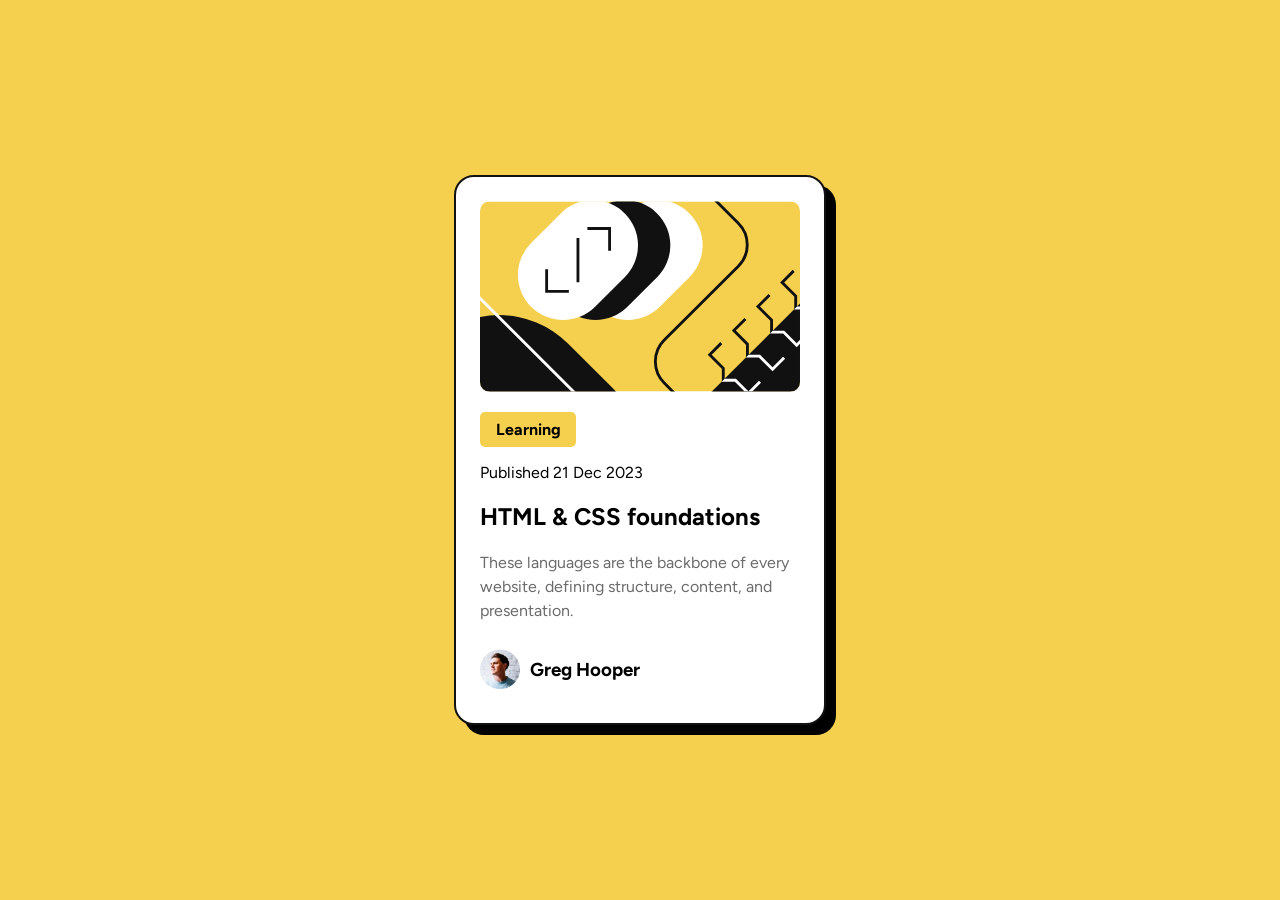
<file: blog-preview-card-main/index.html>
<!DOCTYPE html>
<html lang="en">
<head>
  <meta charset="UTF-8">
  <meta name="viewport" content="width=device-width, initial-scale=1.0"> <!-- displays site properly based on user's device -->

  <link rel="icon" type="image/png" sizes="32x32" href="./assets/images/favicon-32x32.png">
  <link rel="stylesheet" href="css/styles.css">

  <title>Frontend Mentor | Blog preview card</title>

  <!-- Feel free to remove these styles or customise in your own stylesheet 👍 -->
  <style>
    .attribution { font-size: 11px; text-align: center; }
    .attribution a { color: hsl(228, 45%, 44%); }
  </style>
</head>
<body>
  <div class="card-container">
    <div class="post-banner">
      <img class="banner" src="./assets/images/illustration-article.svg" alt="banner" srcset="">
    </div>
    <p class="post-category">Learning</p>
    <p class="post-date">Published 21 Dec 2023</p>
    <h2 class="post-title">HTML & CSS foundations</h2>
    <p class="post-description">
      These languages are the backbone of every website, defining structure, content, and presentation.
    </p>
    <div class="post-author">
      <img class="user-photo" src="./assets/images/image-avatar.webp" alt="profile-pic">
      <h3 class="user-name">Greg Hooper</h3>
    </div>
  </div>
</body>
</html>
</file>
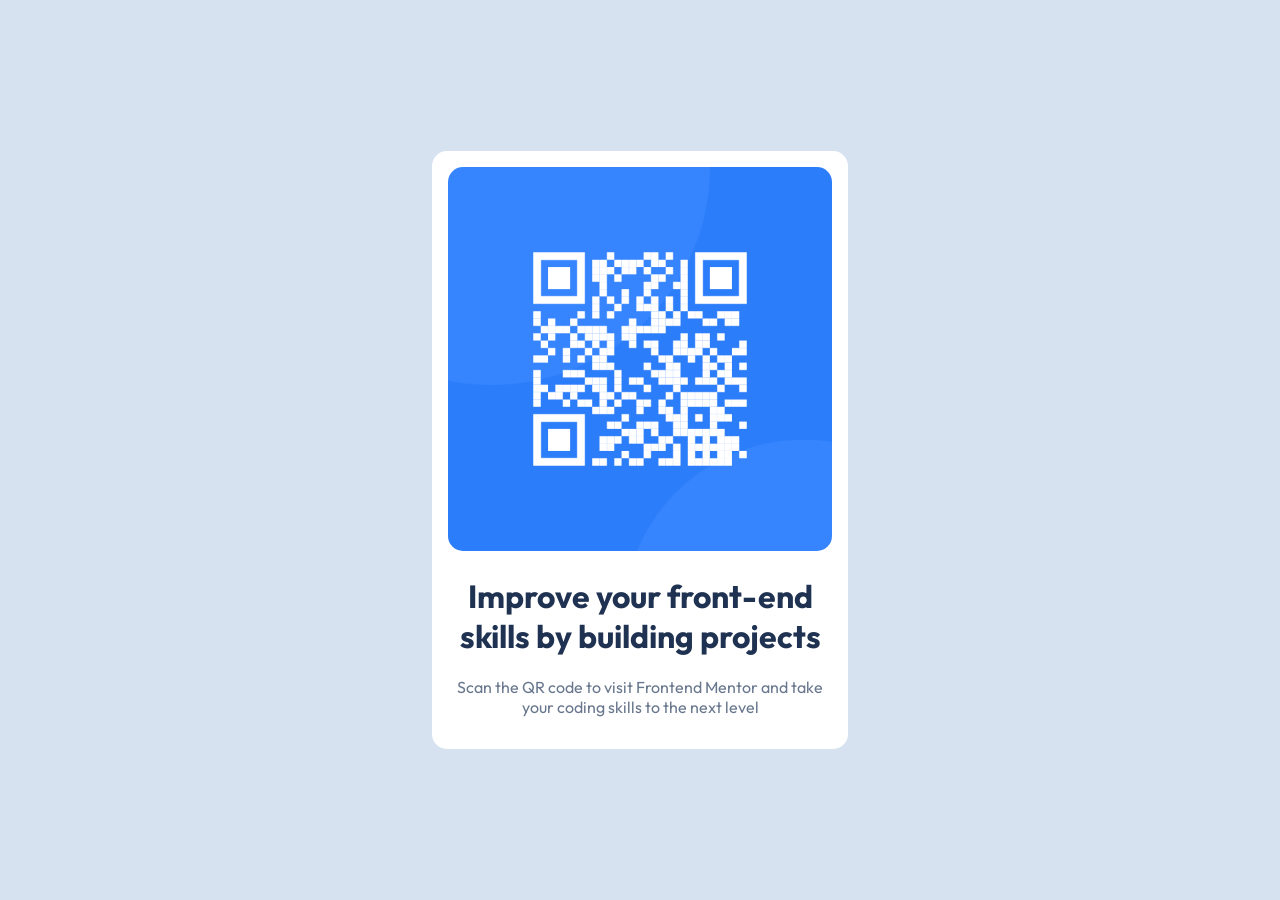
<file: qr-code-component-main/index.html>
<!DOCTYPE html>
<html lang="en">
<head>
  <meta charset="UTF-8">
  <meta name="viewport" content="width=device-width, initial-scale=1.0"> <!-- displays site properly based on user's device -->

  <link rel="icon" type="image/png" sizes="32x32" href="./images/favicon-32x32.png">
  <link rel="stylesheet" href="css/styles.css">
  
  <title>Frontend Mentor | QR code component</title>
</head>
<body>

  <div class="card">
    <img class="card__qrcode" src="images/image-qr-code.png" alt="qr code"/>
    <h1 class="card__title">Improve your front-end skills by building projects</h1>
    <p class="card__description">
      Scan the QR code to visit Frontend Mentor and take your coding skills to the next level
    </p>
  </div>  
</body>
</html>
</file>
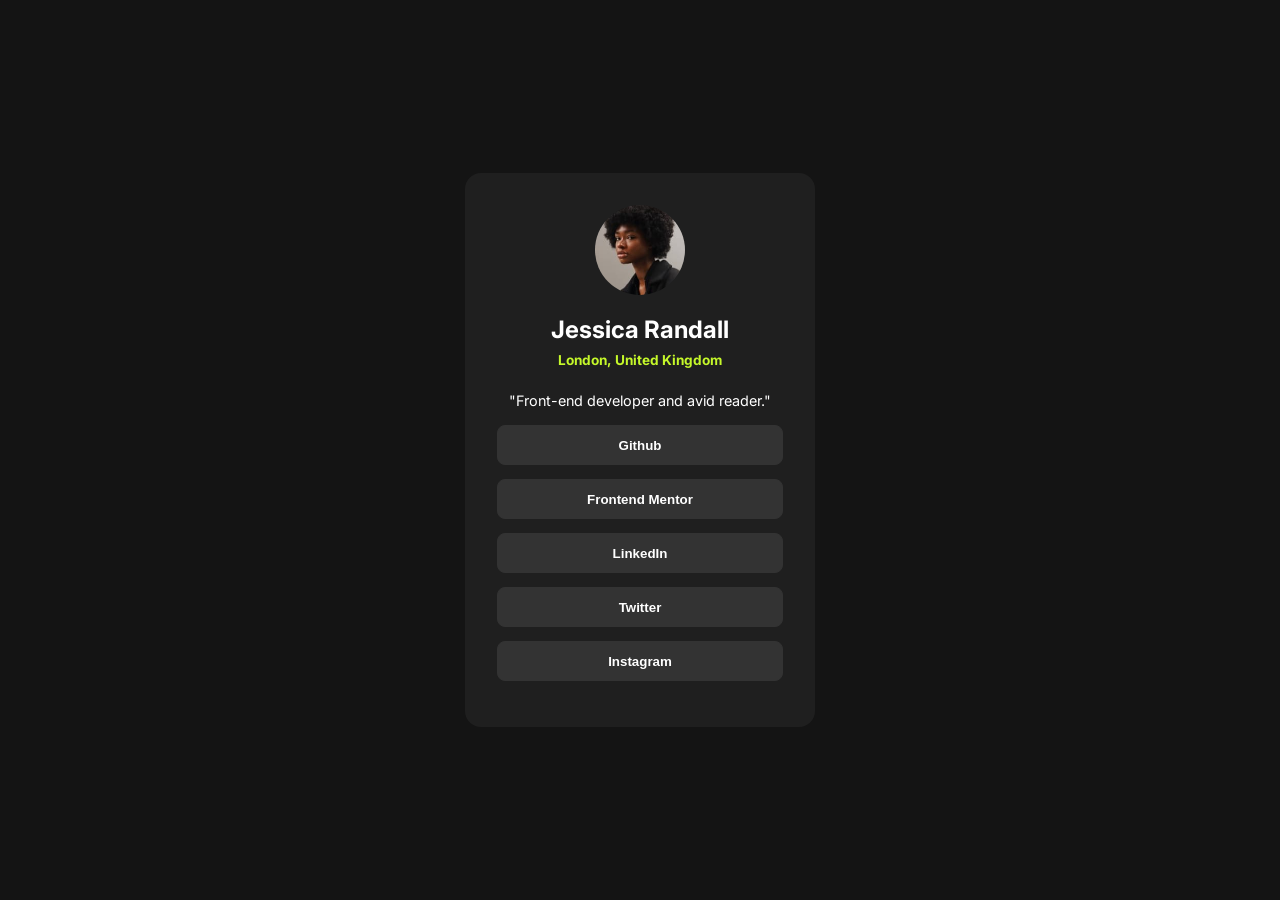
<file: social-links-profile-main/index.html>
<!DOCTYPE html>
<html lang="en">
<head>
  <meta charset="UTF-8">
  <meta name="viewport" content="width=device-width, initial-scale=1.0"> <!-- displays site properly based on user's device -->

  <link rel="icon" type="image/png" sizes="32x32" href="./assets/images/favicon-32x32.png">
  <link rel="stylesheet" href="css/styles.css">
  
  <title>Frontend Mentor | Social links profile</title>

  <!-- Feel free to remove these styles or customise in your own stylesheet 👍 -->
  <style>
    .attribution { font-size: 11px; text-align: center; }
    .attribution a { color: hsl(228, 45%, 44%); }
  </style>
</head>
<body>
  <div class="container">
    <div class="profile">
      <img class="profile__image" src="./assets/images/avatar-jessica.jpeg" alt="profile image">
      <h2 class="profile__name">Jessica Randall</h2>
      <p class="profile__city">London, United Kingdom</p>
      <p class="profile__resume">"Front-end developer and avid reader."</p>
    </div>
    <div class="social-links">
      <button class="social-links__button">Github</button>
      <button class="social-links__button">Frontend Mentor</button>
      <button class="social-links__button">LinkedIn</button>
      <button class="social-links__button">Twitter</button>
      <button class="social-links__button">Instagram</button>
    </div>
  </div>
</body>
</html>
</file>
<file: blog-preview-card-main/css/styles.css>
/* @font-face {
    font-family: 'Figtree';
    src: url('../assets/fonts/Figtree-ExtraBold.ttf') format('truetype');
    font-weight: 800;
    font-style: normal;
}

@font-face {
    font-family: 'Figtree';
    src: url('../assets/fonts/Figtree-Medium.ttf') format('truetype');
    font-weight: 500;
    font-style: normal;
}

@font-face {
    font-family: 'Figtree';
    src: url('../assets/fonts/Figtree-VariableFont_wght.ttf') format('truetype');
    font-weight: 100 900;
    font-style: normal;
}

@font-face {
    font-family: 'Figtree';
    src: url('../assets/fonts/Figtree-Italic-VariableFont_wght.ttf') format('truetype');
    font-weight: 100 900;
    font-style: italic;
} */

@import url('https://fonts.googleapis.com/css2?family=Figtree:ital,wght@0,300..900;1,300..900&display=swap');



:root {
    --color-yellow: hsl(47, 88%, 63%);
    --color-white: hsl(0, 0%, 100%);
    --color-gray-500: hsl(0, 0%, 42%);
    --color-gray-950: hsl(0, 0%, 7%);
    --size-medium: 1.5rem;
}


body {
    margin: 0;
    
    font-family: "Figtree", sans-serif;
    display: flex;
    justify-content: center;
    align-items: center;
    background-color: var(--color-yellow);
    height: 100vh;
    width: 100%;
}

.card-container {
    width: 100%;
    max-width: 320px;
    background-color: var(--color-white);
    border: 2px solid var(--color-gray-950);
    border-color: var(--color-gray-950);
    padding: var(--size-medium);
    border-radius: 20px;
    box-shadow: 10px 10px;
}


.banner {
    border-radius: 10px;
    width: 100%;
}

.post-category {
    display: flex;
    justify-content: center;
    font-weight: bold;
    background-color: var(--color-yellow);
    padding: 8px;
    width: 80px;
    border-radius: 5px;
}

.post-title {
    cursor: pointer;
}

.post-title:hover {
    color: var(--color-yellow);
}

.post-description {
    color: var(--color-gray-500);
    line-height: var(--size-medium);
}

.post-author {
    display: flex;
    align-items: center;
}

.user-photo {
    width: 40px;
}

.user-name {
    margin-left: 10px;
}
</file>
<file: qr-code-component-main/css/styles.css>
@import url('https://fonts.googleapis.com/css2?family=Outfit:wght@100..900&display=swap');

:root {
    --white: hsl(0, 0%, 100%);
    --slate-300: hsl(212, 45%, 89%);
    --slate-500: hsl(216, 15%, 48%);
    --slate-900: hsl(218, 44%, 22%);
}

body {
    margin: 0;
    font-family: "Outfit", sans-serif;
    display: flex;
    justify-content: center;
    align-items: center;
    background-color: var(--slate-300);
    flex-direction: column;
    height: 100vh;
    width: 100%;
}

.card {
    background-color: var(--white);
    border-radius: 15px;
    padding: 1rem;
    max-width: 24rem;
    margin: 1rem;
}
.card__qrcode {
    width: 100%;
    border-radius: 15px;
}

.card__title {
    color: var(--slate-900);
    font-weight: 700;
    text-align: center;
}

.card__description {
    color: var(--slate-500);
    text-align: center;
}
</file>
<file: social-links-profile-main/css/styles.css>
@import url('https://fonts.googleapis.com/css2?family=Inter:ital,opsz,wght@0,14..32,100..900;1,14..32,100..900&display=swap');

* {
    box-sizing: border-box;
    margin: 0;
    padding: 0;
}

:root {
    --color-green: hsl(75, 94%, 57%);
    --color-white: hsl(0, 0%, 100%);
    --color-gray-700: hsl(0, 0%, 20%);
    --color-gray-800: hsl(0, 0%, 12%);
    --color-gray-900: hsl(0, 0%, 8%);
    --size-medium: 1.5rem;
}


body {
    margin: 0;
    font-family: "Inter", sans-serif;
    display: flex;
    justify-content: center;
    align-items: center;
    background-color: var(--color-gray-900);
    height: 100vh;
    width: 100%;
}

.container {
    background-color: var(--color-gray-800);
    border-radius: 1rem;
    padding: 2rem;
    width: 100%;
    max-width: 350px;
    text-align: center;
}

.profile__image {
    border-radius: 50%;
    width: 90px;
}

.profile__name {
    font-weight: 700;
    color: var(--color-white);
    margin-top: 1rem;
}

.profile__city {
    font-weight: 700;
    color: var(--color-green);
    margin-top: 0.5rem;
    font-size: .85rem;
}

.profile__resume {
    color: var(--color-white);
    margin-top: 1.5rem;
    font-size: .9rem;
}

.social-links {
    display: flex;
    flex-direction: column;
    justify-content: center;
    margin-top: 1rem;
}

.social-links__button {
    background-color: var(--color-gray-700);
    color: var(--color-white);
    cursor: pointer;
    height: 40px;
    margin-bottom: 14px;
    font-weight: 700;
    border-radius: .5rem;
    border: 1px solid var(--color-gray-700);
}

.social-links__button:hover {
    background-color: var(--color-green);
    color: var(--color-);
    cursor: pointer;
    height: 40px;
    border-radius: .6rem;
    border: 1px solid var(--color-gray-700);
}
</file>
